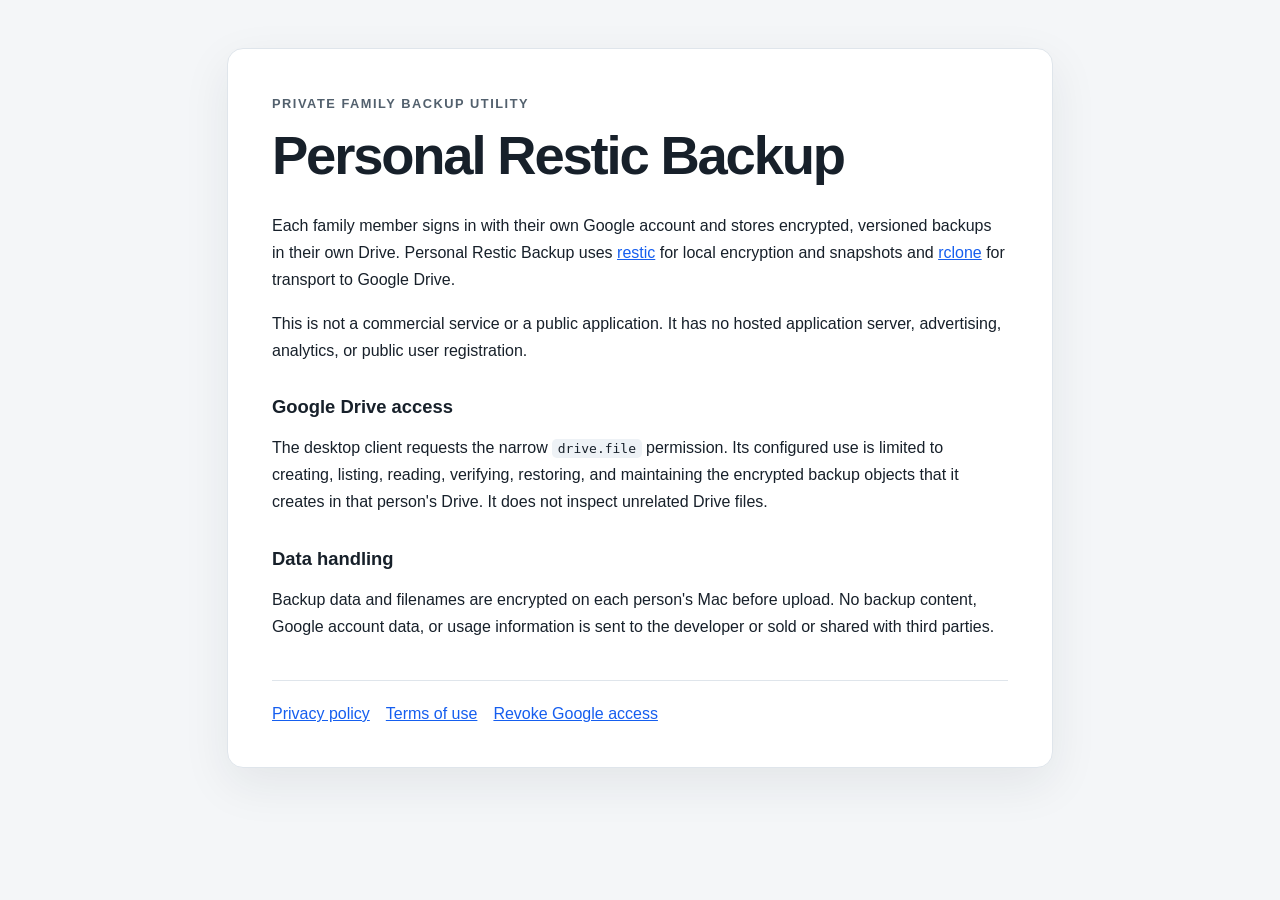
<file: index.html>
<!doctype html>
<html lang="en">
<head>
  <meta charset="utf-8">
  <meta name="viewport" content="width=device-width, initial-scale=1">
  <meta name="description" content="Information about the Personal Restic Backup OAuth client.">
  <title>Personal Restic Backup</title>
  <link rel="stylesheet" href="styles.css">
</head>
<body>
  <main>
    <p class="eyebrow">Private family backup utility</p>
    <h1>Personal Restic Backup</h1>

    <p>
      Each family member signs in with their own Google account and stores encrypted, versioned
      backups in their own Drive. Personal Restic Backup uses
      <a href="https://restic.net/">restic</a> for local encryption and snapshots and
      <a href="https://rclone.org/">rclone</a> for transport to Google Drive.
    </p>

    <p>
      This is not a commercial service or a public application. It has no hosted application
      server, advertising, analytics, or public user registration.
    </p>

    <section>
      <h2>Google Drive access</h2>
      <p>
        The desktop client requests the narrow <code>drive.file</code> permission. Its configured
        use is limited to creating, listing, reading, verifying, restoring, and maintaining the
        encrypted backup objects that it creates in that person's Drive. It does not inspect unrelated
        Drive files.
      </p>
    </section>

    <section>
      <h2>Data handling</h2>
      <p>
        Backup data and filenames are encrypted on each person's Mac before upload. No backup content,
        Google account data, or usage information is sent to the developer or sold or shared with
        third parties.
      </p>
    </section>

    <nav aria-label="Legal and support information">
      <a href="privacy/">Privacy policy</a>
      <a href="terms/">Terms of use</a>
      <a href="https://myaccount.google.com/connections">Revoke Google access</a>
    </nav>
  </main>
</body>
</html>
</file>
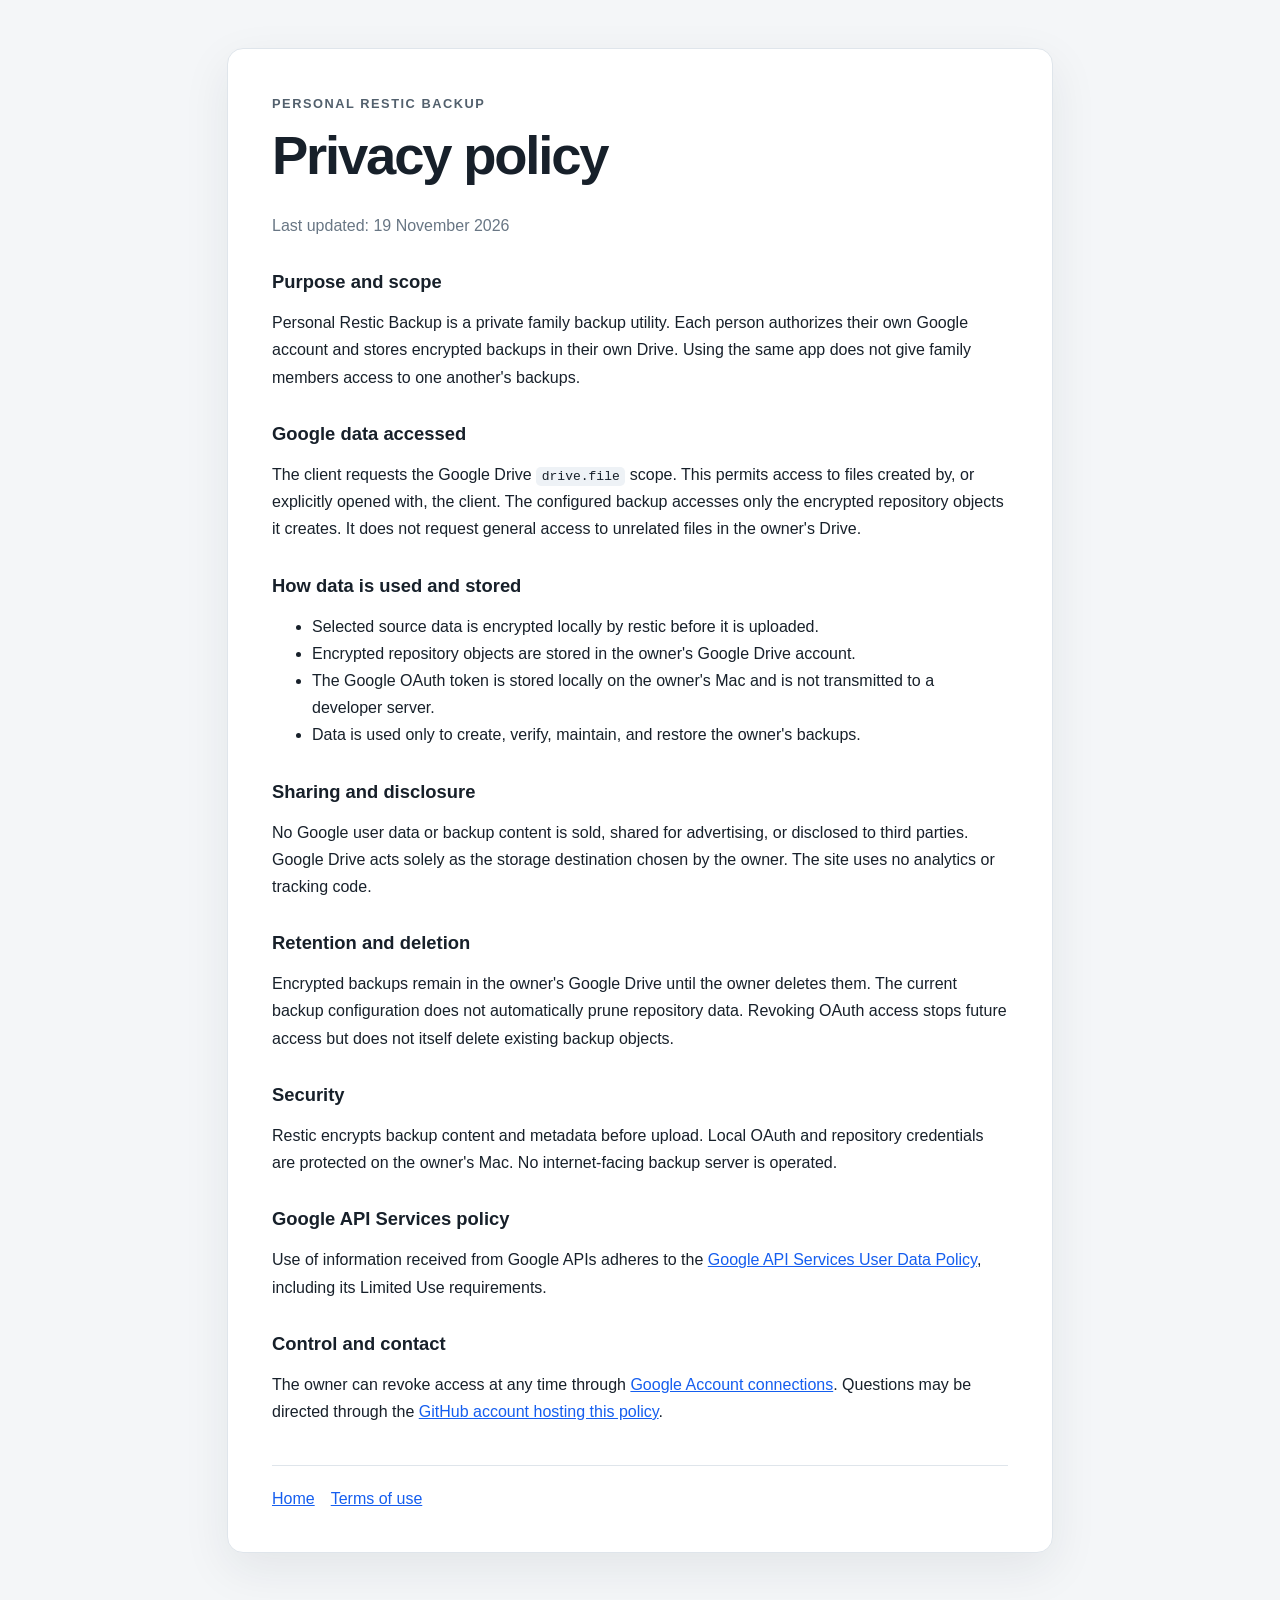
<file: privacy/index.html>
<!doctype html>
<html lang="en">
<head>
  <meta charset="utf-8">
  <meta name="viewport" content="width=device-width, initial-scale=1">
  <meta name="description" content="Privacy policy for Personal Restic Backup.">
  <title>Privacy Policy | Personal Restic Backup</title>
  <link rel="stylesheet" href="../styles.css">
</head>
<body>
  <main>
    <p class="eyebrow">Personal Restic Backup</p>
    <h1>Privacy policy</h1>
    <p class="updated">Last updated: 19 November 2026</p>

    <section>
      <h2>Purpose and scope</h2>
      <p>
        Personal Restic Backup is a private family backup utility. Each person authorizes their own
        Google account and stores encrypted backups in their own Drive. Using the same app does
        not give family members access to one another's backups.
      </p>
    </section>

    <section>
      <h2>Google data accessed</h2>
      <p>
        The client requests the Google Drive <code>drive.file</code> scope. This permits access to
        files created by, or explicitly opened with, the client. The configured backup accesses only
        the encrypted repository objects it creates. It does not request general access to unrelated
        files in the owner's Drive.
      </p>
    </section>

    <section>
      <h2>How data is used and stored</h2>
      <ul>
        <li>Selected source data is encrypted locally by restic before it is uploaded.</li>
        <li>Encrypted repository objects are stored in the owner's Google Drive account.</li>
        <li>The Google OAuth token is stored locally on the owner's Mac and is not transmitted to a developer server.</li>
        <li>Data is used only to create, verify, maintain, and restore the owner's backups.</li>
      </ul>
    </section>

    <section>
      <h2>Sharing and disclosure</h2>
      <p>
        No Google user data or backup content is sold, shared for advertising, or disclosed to third
        parties. Google Drive acts solely as the storage destination chosen by the owner. The site
        uses no analytics or tracking code.
      </p>
    </section>

    <section>
      <h2>Retention and deletion</h2>
      <p>
        Encrypted backups remain in the owner's Google Drive until the owner deletes them. The
        current backup configuration does not automatically prune repository data. Revoking OAuth
        access stops future access but does not itself delete existing backup objects.
      </p>
    </section>

    <section>
      <h2>Security</h2>
      <p>
        Restic encrypts backup content and metadata before upload. Local OAuth and repository
        credentials are protected on the owner's Mac. No internet-facing backup server is operated.
      </p>
    </section>

    <section>
      <h2>Google API Services policy</h2>
      <p>
        Use of information received from Google APIs adheres to the
        <a href="https://developers.google.com/terms/api-services-user-data-policy">Google API Services User Data Policy</a>,
        including its Limited Use requirements.
      </p>
    </section>

    <section>
      <h2>Control and contact</h2>
      <p>
        The owner can revoke access at any time through
        <a href="https://myaccount.google.com/connections">Google Account connections</a>.
        Questions may be directed through the
        <a href="https://github.com/hryhory-sinenka">GitHub account hosting this policy</a>.
      </p>
    </section>

    <nav aria-label="Site navigation">
      <a href="../">Home</a>
      <a href="../terms/">Terms of use</a>
    </nav>
  </main>
</body>
</html>
</file>
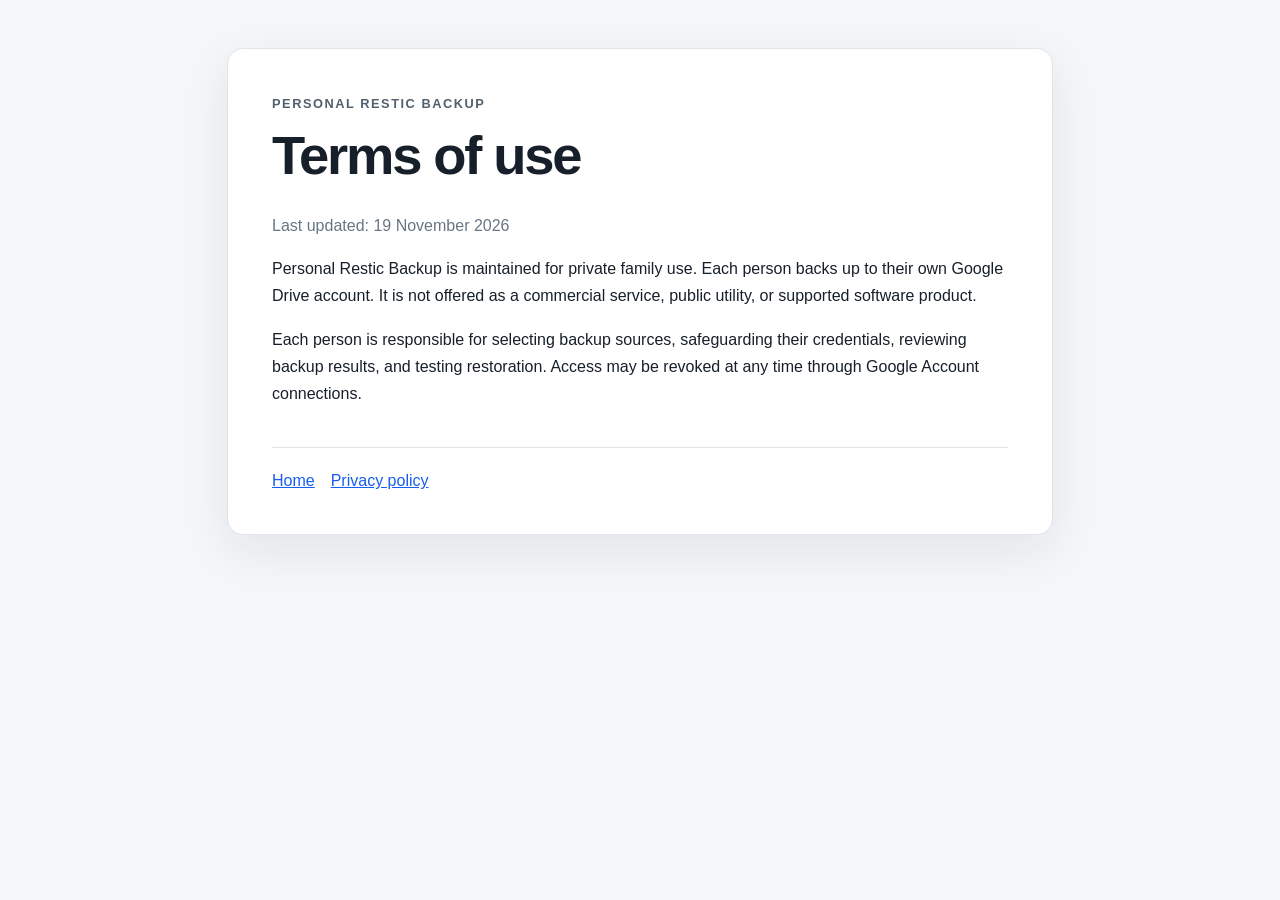
<file: terms/index.html>
<!doctype html>
<html lang="en">
<head>
  <meta charset="utf-8">
  <meta name="viewport" content="width=device-width, initial-scale=1">
  <meta name="description" content="Terms of use for Personal Restic Backup.">
  <title>Terms of Use | Personal Restic Backup</title>
  <link rel="stylesheet" href="../styles.css">
</head>
<body>
  <main>
    <p class="eyebrow">Personal Restic Backup</p>
    <h1>Terms of use</h1>
    <p class="updated">Last updated: 19 November 2026</p>

    <p>
      Personal Restic Backup is maintained for private family use. Each person backs up to their
      own Google Drive account. It is not offered as a commercial service, public utility, or supported
      software product.
    </p>

    <p>
      Each person is responsible for selecting backup sources, safeguarding their credentials,
      reviewing backup results, and testing restoration. Access may be revoked at any time through
      Google Account connections.
    </p>

    <nav aria-label="Site navigation">
      <a href="../">Home</a>
      <a href="../privacy/">Privacy policy</a>
    </nav>
  </main>
</body>
</html>
</file>
<file: styles.css>
:root {
  color-scheme: light dark;
  font-family: ui-sans-serif, -apple-system, BlinkMacSystemFont, "Segoe UI", sans-serif;
  background: #f4f6f8;
  color: #17202a;
}

body {
  margin: 0;
  padding: 3rem 1.25rem;
}

main {
  max-width: 46rem;
  margin: 0 auto;
  padding: 2.75rem;
  background: #ffffff;
  border: 1px solid #dfe5eb;
  border-radius: 1rem;
  box-shadow: 0 1rem 3rem rgba(20, 33, 46, 0.08);
}

h1,
h2 {
  line-height: 1.2;
}

h1 {
  margin: 0 0 1.5rem;
  font-size: clamp(2rem, 7vw, 3.4rem);
  letter-spacing: -0.04em;
}

h2 {
  margin-top: 2rem;
  font-size: 1.15rem;
}

p,
li {
  line-height: 1.7;
}

a {
  color: #155eef;
}

code {
  padding: 0.12rem 0.35rem;
  border-radius: 0.3rem;
  background: #eef2f6;
}

.eyebrow {
  margin: 0 0 0.5rem;
  color: #52606d;
  font-size: 0.8rem;
  font-weight: 700;
  letter-spacing: 0.12em;
  text-transform: uppercase;
}

.updated {
  color: #687684;
}

nav {
  display: flex;
  flex-wrap: wrap;
  gap: 1rem;
  margin-top: 2.5rem;
  padding-top: 1.5rem;
  border-top: 1px solid #dfe5eb;
}

@media (prefers-color-scheme: dark) {
  :root {
    background: #0d1117;
    color: #e6edf3;
  }

  main {
    background: #161b22;
    border-color: #30363d;
    box-shadow: none;
  }

  a {
    color: #7aa2ff;
  }

  code {
    background: #252c35;
  }

  .eyebrow,
  .updated {
    color: #9da7b3;
  }

  nav {
    border-color: #30363d;
  }
}

@media (max-width: 38rem) {
  body {
    padding: 1rem;
  }

  main {
    padding: 1.5rem;
  }
}
</file>
